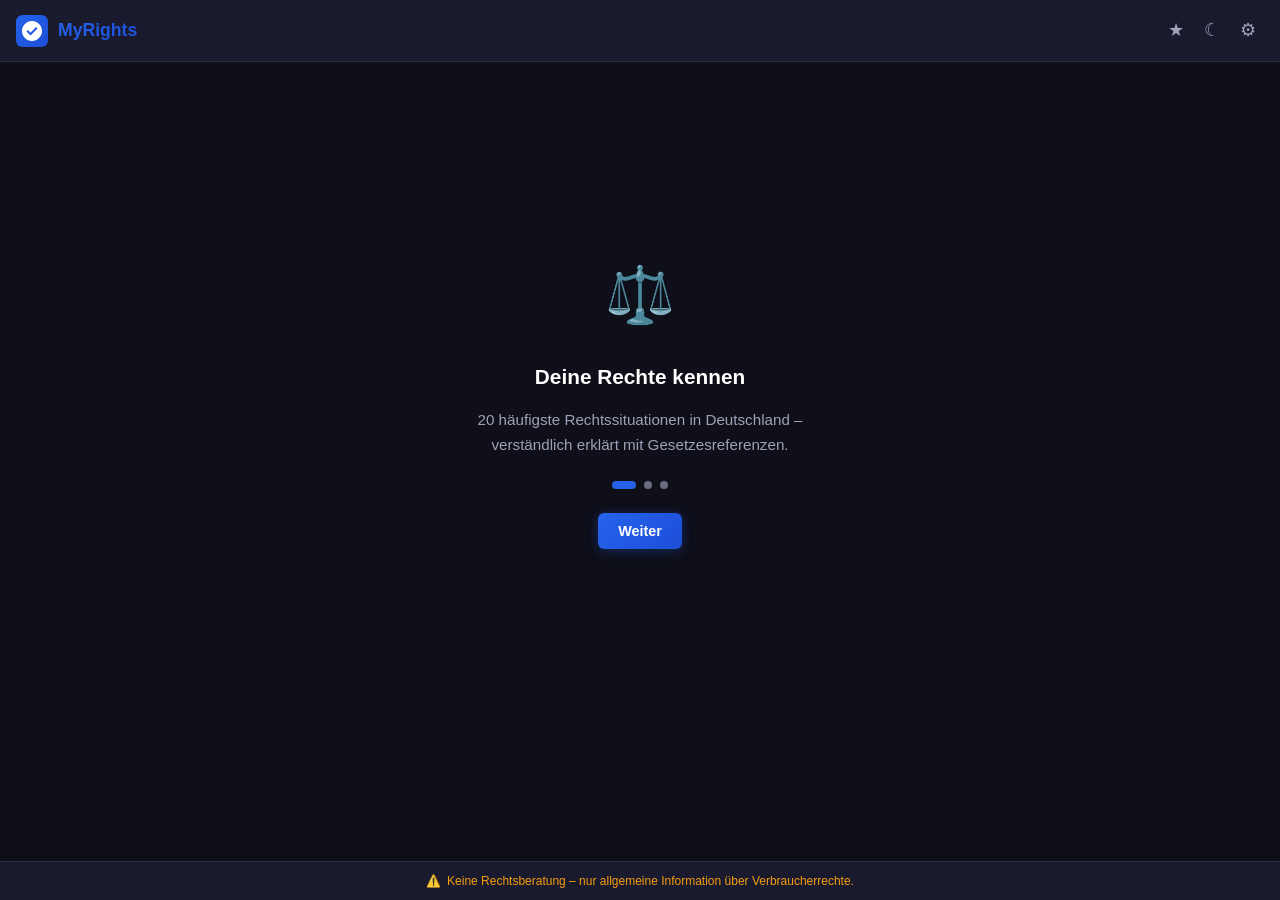
<file: index.html>
<!DOCTYPE html>
<html lang="de" data-theme="dark">
<head>
  <meta charset="UTF-8">
  <meta name="viewport" content="width=device-width, initial-scale=1.0, viewport-fit=cover">
  <meta name="description" content="Verbraucherrechte in Deutschland: 20 häufigste Situationen, Musterbriefe & Schritt-für-Schritt-Anleitungen – offline verfügbar.">
  <meta name="theme-color" content="#2563EB">
  <meta name="apple-mobile-web-app-capable" content="yes">
  <meta name="apple-mobile-web-app-status-bar-style" content="black-translucent">
  <title>MyRights – Deine Rechte, sofort</title>
  <link rel="icon" href="img/favicon.svg" type="image/svg+xml">
  <link rel="apple-touch-icon" href="img/icon-192.svg">
  <link rel="manifest" href="manifest.json">
  <link rel="stylesheet" href="css/style.css">
</head>
<body>

  <!-- Header -->
  <header class="header">
    <div class="header-logo" onclick="App.goHome()">
      <img src="img/favicon.svg" alt="MyRights">
      <span>MyRights</span>
    </div>
    <div class="header-actions">
      <button class="icon-btn" id="favNavBtn" onclick="App.showFavorites()" title="Favoriten" aria-label="Favoriten">&#9733;</button>
      <button class="icon-btn" id="themeBtn" onclick="App.cycleTheme()" title="Theme" aria-label="Theme wechseln">&#9790;</button>
      <button class="icon-btn" id="settingsBtn" onclick="App.openSettings()" title="Einstellungen" aria-label="Einstellungen">&#9881;</button>
    </div>
  </header>

  <!-- Main Content -->
  <main class="main" id="mainContent">

    <!-- Onboarding -->
    <section class="onboarding" id="onboarding">
      <div class="onboarding-step active" data-step="0">
        <div class="onboarding-emoji">&#9878;&#65039;</div>
        <div class="onboarding-title" data-i18n="onboardingTitle1">Deine Rechte kennen</div>
        <div class="onboarding-text" data-i18n="onboardingText1">20 häufigste Rechtssituationen in Deutschland – verständlich erklärt mit Gesetzesreferenzen.</div>
      </div>
      <div class="onboarding-step" data-step="1">
        <div class="onboarding-emoji">&#128221;</div>
        <div class="onboarding-title" data-i18n="onboardingTitle2">Musterbriefe kopieren</div>
        <div class="onboarding-text" data-i18n="onboardingText2">Fertige Vorlagen für deine Situation – mit einem Klick kopieren und anpassen.</div>
      </div>
      <div class="onboarding-step" data-step="2">
        <div class="onboarding-emoji">&#128247;</div>
        <div class="onboarding-title" data-i18n="onboardingTitle3">Offline verfügbar</div>
        <div class="onboarding-text" data-i18n="onboardingText3">Alle Informationen sind offline gespeichert – auch ohne Internet immer griffbereit.</div>
      </div>
      <div class="onboarding-dots">
        <div class="onboarding-dot active" data-dot="0"></div>
        <div class="onboarding-dot" data-dot="1"></div>
        <div class="onboarding-dot" data-dot="2"></div>
      </div>
      <button class="btn btn-primary" id="onboardingNext" onclick="App.nextOnboarding()" data-i18n="onboardingNext">Weiter</button>
    </section>

    <!-- App Content -->
    <div id="appContent" class="hidden">

      <!-- Home View -->
      <section id="homeView">
        <div class="search-container">
          <span class="search-icon">&#128269;</span>
          <input type="text" class="search-input" id="searchInput" data-i18n-placeholder="searchPlaceholder" placeholder="Suche z.B. Flug verspätet, Kaution..." oninput="App.onSearch(this.value)">
          <button class="search-clear" id="searchClear" onclick="App.clearSearch()">&#10005;</button>
        </div>

        <!-- Search Results -->
        <div id="searchResults" class="hidden">
          <div class="back-row">
            <h2 class="section-title" data-i18n="searchResults">Suchergebnisse</h2>
          </div>
          <div class="rights-list" id="searchResultsList"></div>
        </div>

        <!-- Categories -->
        <div id="categoriesSection">
          <h2 class="section-title" data-i18n="categoriesTitle">Kategorien</h2>
          <div class="categories-grid" id="categoriesGrid"></div>
        </div>

        <!-- Recent / Popular -->
        <div id="popularSection">
          <h2 class="section-title" data-i18n="popularTitle">Häufig gesucht</h2>
          <div class="rights-list" id="popularList"></div>
        </div>
      </section>

      <!-- Category View -->
      <section id="categoryView" class="hidden">
        <div class="back-row">
          <button class="back-btn" onclick="App.goHome()">&#8592; <span data-i18n="back">Zurück</span></button>
          <h2 class="back-title" id="categoryTitle"></h2>
        </div>
        <div class="rights-list" id="categoryRightsList"></div>
      </section>

      <!-- Detail View -->
      <section id="detailView" class="hidden detail-view">
        <div class="back-row">
          <button class="back-btn" id="detailBackBtn" onclick="App.goBackFromDetail()">&#8592; <span data-i18n="back">Zurück</span></button>
        </div>

        <div class="detail-header">
          <div class="detail-emoji" id="detailEmoji"></div>
          <div>
            <div class="detail-title" id="detailTitle"></div>
            <div class="detail-category" id="detailCategory"></div>
          </div>
        </div>

        <div class="detail-actions">
          <button class="btn btn-secondary" id="detailFavBtn" onclick="App.toggleFavorite()">
            <span id="detailFavIcon">&#9734;</span> <span id="detailFavText" data-i18n="addFavorite">Merken</span>
          </button>
          <button class="btn btn-secondary" onclick="App.shareRight()">
            &#8599; <span data-i18n="share">Teilen</span>
          </button>
        </div>

        <!-- Situation -->
        <div class="detail-section">
          <div class="detail-section-title">&#128161; <span data-i18n="situation">Deine Situation</span></div>
          <div class="detail-situation" id="detailSituation"></div>
        </div>

        <!-- Your Rights -->
        <div class="detail-section">
          <div class="detail-section-title">&#9878;&#65039; <span data-i18n="yourRights">Deine Rechte</span></div>
          <div class="detail-rights" id="detailRights"></div>
        </div>

        <!-- Steps -->
        <div class="detail-section">
          <div class="detail-section-title">&#128099; <span data-i18n="steps">Schritt für Schritt</span></div>
          <div class="detail-steps" id="detailSteps"></div>
        </div>

        <!-- Deadline -->
        <div class="detail-section" id="detailDeadlineSection">
          <div class="info-box deadline">
            <div class="info-box-icon">&#9200;</div>
            <div class="info-box-content">
              <div class="info-box-label" data-i18n="deadline">Frist</div>
              <div class="info-box-text" id="detailDeadline"></div>
            </div>
          </div>
        </div>

        <!-- Compensation -->
        <div class="detail-section" id="detailCompSection">
          <div class="info-box compensation">
            <div class="info-box-icon">&#128176;</div>
            <div class="info-box-content">
              <div class="info-box-label" data-i18n="compensation">Entschädigung</div>
              <div class="info-box-text" id="detailComp"></div>
            </div>
          </div>
        </div>

        <!-- Law References -->
        <div class="detail-section">
          <div class="detail-section-title">&#128214; <span data-i18n="lawReferences">Gesetzesgrundlagen</span></div>
          <div class="law-tags" id="detailLaws"></div>
        </div>

        <!-- Template Button -->
        <div class="detail-section">
          <button class="template-btn" id="detailTemplateBtn" onclick="App.openTemplate()">
            &#128196; <span data-i18n="openTemplate">Musterbrief öffnen</span>
          </button>
        </div>
      </section>

      <!-- Favorites View -->
      <section id="favoritesView" class="hidden">
        <div class="back-row">
          <button class="back-btn" onclick="App.goHome()">&#8592; <span data-i18n="back">Zurück</span></button>
          <h2 class="back-title" data-i18n="favorites">Favoriten</h2>
        </div>
        <div id="favoritesContent"></div>
      </section>
    </div>
  </main>

  <!-- Template Modal -->
  <div class="modal-overlay" id="templateModal">
    <div class="modal">
      <div class="modal-header">
        <div class="modal-title" data-i18n="templateTitle">Musterbrief</div>
        <button class="modal-close" onclick="App.closeTemplate()">&#10005;</button>
      </div>
      <div class="template-content" id="templateContent"></div>
      <button class="btn btn-copy btn-block" id="copyBtn" onclick="App.copyTemplate()">
        &#128203; <span data-i18n="copyTemplate">Brief kopieren</span>
      </button>
      <div class="template-hint" data-i18n="templateHint">Ersetze die [PLATZHALTER] mit deinen Daten.</div>
    </div>
  </div>

  <!-- Settings Modal -->
  <div class="modal-overlay" id="settingsModal">
    <div class="modal">
      <div class="modal-header">
        <div class="modal-title" data-i18n="settings">Einstellungen</div>
        <button class="modal-close" onclick="App.closeSettings()">&#10005;</button>
      </div>

      <div class="settings-group">
        <div class="settings-label" data-i18n="language">Sprache</div>
        <div class="settings-options" id="langOptions"></div>
      </div>

      <div class="settings-group">
        <div class="settings-label" data-i18n="theme">Design</div>
        <div class="settings-options" id="themeOptions"></div>
      </div>

      <div class="settings-group">
        <div class="settings-label" data-i18n="info">Information</div>
        <div style="display: flex; flex-direction: column; gap: 8px;">
          <a href="privacy-policy.html" class="btn btn-secondary btn-block" data-i18n="privacyPolicy">Datenschutzerklärung</a>
          <div style="text-align:center; font-size: 0.8rem; color: var(--text-muted); margin-top: 8px;">
            MyRights v1.0.0<br>
            <span data-i18n="disclaimer">Keine Rechtsberatung – nur allgemeine Information.</span>
          </div>
        </div>
      </div>
    </div>
  </div>

  <!-- Toast -->
  <div class="toast" id="toast"></div>

  <!-- Disclaimer Banner -->
  <div class="disclaimer-banner">
    <span>&#9888;&#65039;</span>
    <span data-i18n="disclaimerBanner">Keine Rechtsberatung – nur allgemeine Information über Verbraucherrechte.</span>
  </div>

  <!-- Scripts -->
  <script src="js/i18n.js"></script>
  <script src="js/categories.js"></script>
  <script src="js/rights-data.js"></script>
  <script src="js/app.js"></script>
</body>
</html>
</file>
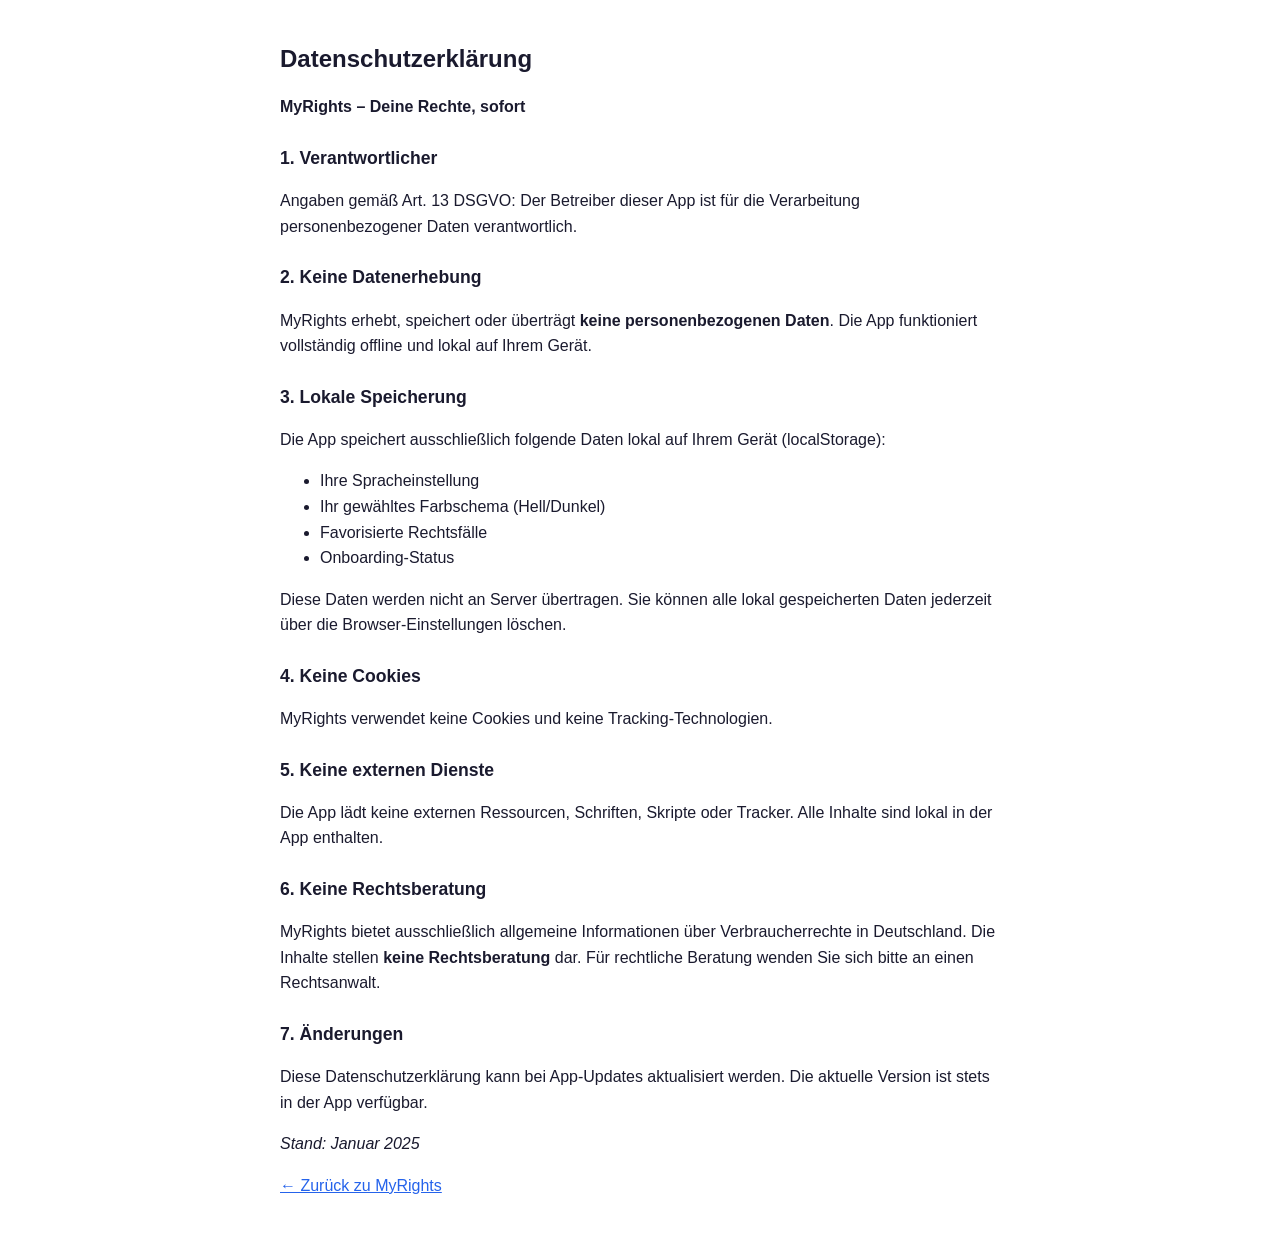
<file: privacy-policy.html>
<!DOCTYPE html>
<html lang="de">
<head>
  <meta charset="UTF-8">
  <meta name="viewport" content="width=device-width, initial-scale=1.0">
  <title>Datenschutzerklärung – MyRights</title>
  <style>
    body { font-family: 'Inter', -apple-system, BlinkMacSystemFont, 'Segoe UI', sans-serif; max-width: 720px; margin: 0 auto; padding: 24px; line-height: 1.6; color: #1a1a2e; }
    h1 { font-size: 1.5rem; margin-bottom: 0.5rem; }
    h2 { font-size: 1.1rem; margin-top: 1.5rem; }
    a { color: #2563EB; }
  </style>
</head>
<body>
  <h1>Datenschutzerklärung</h1>
  <p><strong>MyRights – Deine Rechte, sofort</strong></p>

  <h2>1. Verantwortlicher</h2>
  <p>Angaben gemäß Art. 13 DSGVO: Der Betreiber dieser App ist für die Verarbeitung personenbezogener Daten verantwortlich.</p>

  <h2>2. Keine Datenerhebung</h2>
  <p>MyRights erhebt, speichert oder überträgt <strong>keine personenbezogenen Daten</strong>. Die App funktioniert vollständig offline und lokal auf Ihrem Gerät.</p>

  <h2>3. Lokale Speicherung</h2>
  <p>Die App speichert ausschließlich folgende Daten lokal auf Ihrem Gerät (localStorage):</p>
  <ul>
    <li>Ihre Spracheinstellung</li>
    <li>Ihr gewähltes Farbschema (Hell/Dunkel)</li>
    <li>Favorisierte Rechtsfälle</li>
    <li>Onboarding-Status</li>
  </ul>
  <p>Diese Daten werden nicht an Server übertragen. Sie können alle lokal gespeicherten Daten jederzeit über die Browser-Einstellungen löschen.</p>

  <h2>4. Keine Cookies</h2>
  <p>MyRights verwendet keine Cookies und keine Tracking-Technologien.</p>

  <h2>5. Keine externen Dienste</h2>
  <p>Die App lädt keine externen Ressourcen, Schriften, Skripte oder Tracker. Alle Inhalte sind lokal in der App enthalten.</p>

  <h2>6. Keine Rechtsberatung</h2>
  <p>MyRights bietet ausschließlich allgemeine Informationen über Verbraucherrechte in Deutschland. Die Inhalte stellen <strong>keine Rechtsberatung</strong> dar. Für rechtliche Beratung wenden Sie sich bitte an einen Rechtsanwalt.</p>

  <h2>7. Änderungen</h2>
  <p>Diese Datenschutzerklärung kann bei App-Updates aktualisiert werden. Die aktuelle Version ist stets in der App verfügbar.</p>

  <p><em>Stand: Januar 2025</em></p>
  <p><a href="index.html">&larr; Zurück zu MyRights</a></p>
</body>
</html>
</file>
<file: css/style.css>
/* === MyRights Design System === */

:root {
  --bg-primary: #0f0f1a;
  --bg-secondary: #1a1a2e;
  --bg-card: #16213e;
  --bg-input: #1a1a2e;
  --text-primary: #ffffff;
  --text-secondary: #a0a0b8;
  --text-muted: #6b6b80;
  --accent: #2563EB;
  --accent-light: #3b82f6;
  --accent-gradient: linear-gradient(135deg, #2563EB, #1d4ed8);
  --accent-glow: rgba(37, 99, 235, 0.3);
  --danger: #ef4444;
  --success: #22c55e;
  --warning: #f59e0b;
  --border: rgba(255, 255, 255, 0.08);
  --border-light: rgba(255, 255, 255, 0.12);
  --radius-xs: 6px;
  --radius-sm: 10px;
  --radius: 16px;
  --radius-lg: 20px;
  --shadow: 0 4px 24px rgba(0, 0, 0, 0.3);
  --shadow-sm: 0 2px 8px rgba(0, 0, 0, 0.2);
  --transition: 0.2s ease;
}

[data-theme="light"] {
  --bg-primary: #f5f5fa;
  --bg-secondary: #ffffff;
  --bg-card: #ffffff;
  --bg-input: #f0f0f5;
  --text-primary: #1a1a2e;
  --text-secondary: #555568;
  --text-muted: #8888a0;
  --border: rgba(0, 0, 0, 0.08);
  --border-light: rgba(0, 0, 0, 0.12);
  --shadow: 0 4px 24px rgba(0, 0, 0, 0.08);
  --shadow-sm: 0 2px 8px rgba(0, 0, 0, 0.06);
  --accent-glow: rgba(37, 99, 235, 0.15);
}

/* === Reset & Base === */
*, *::before, *::after {
  box-sizing: border-box;
  margin: 0;
  padding: 0;
}

html {
  font-size: 16px;
  -webkit-text-size-adjust: 100%;
}

body {
  font-family: 'Inter', -apple-system, BlinkMacSystemFont, 'Segoe UI', Roboto, sans-serif;
  background: var(--bg-primary);
  color: var(--text-primary);
  line-height: 1.5;
  min-height: 100vh;
  overflow-x: hidden;
  transition: background var(--transition), color var(--transition);
}

a { color: var(--accent); text-decoration: none; }
a:hover { text-decoration: underline; }

/* === Scrollbar === */
::-webkit-scrollbar { width: 6px; }
::-webkit-scrollbar-track { background: transparent; }
::-webkit-scrollbar-thumb { background: var(--text-muted); border-radius: 3px; }

/* === Header === */
.header {
  position: sticky;
  top: 0;
  z-index: 100;
  background: var(--bg-secondary);
  border-bottom: 1px solid var(--border);
  padding: 12px 16px;
  display: flex;
  align-items: center;
  justify-content: space-between;
  backdrop-filter: blur(12px);
}

.header-logo {
  display: flex;
  align-items: center;
  gap: 10px;
  cursor: pointer;
}

.header-logo img {
  width: 32px;
  height: 32px;
  border-radius: var(--radius-xs);
}

.header-logo span {
  font-size: 1.1rem;
  font-weight: 700;
  background: var(--accent-gradient);
  -webkit-background-clip: text;
  -webkit-text-fill-color: transparent;
  background-clip: text;
}

.header-actions {
  display: flex;
  align-items: center;
  gap: 4px;
}

/* === Icon Buttons === */
.icon-btn {
  background: none;
  border: none;
  color: var(--text-secondary);
  cursor: pointer;
  padding: 8px;
  border-radius: var(--radius-xs);
  font-size: 1.1rem;
  transition: all var(--transition);
  display: flex;
  align-items: center;
  justify-content: center;
}

.icon-btn:hover {
  background: var(--border);
  color: var(--text-primary);
}

.icon-btn.active {
  color: var(--accent);
}

/* === Buttons === */
.btn {
  display: inline-flex;
  align-items: center;
  justify-content: center;
  gap: 8px;
  padding: 10px 20px;
  border: none;
  border-radius: var(--radius-xs);
  font-family: inherit;
  font-size: 0.9rem;
  font-weight: 600;
  cursor: pointer;
  transition: all var(--transition);
  text-decoration: none;
}

.btn-primary {
  background: var(--accent-gradient);
  color: #fff;
  box-shadow: 0 2px 12px var(--accent-glow);
}

.btn-primary:hover {
  transform: translateY(-1px);
  box-shadow: 0 4px 20px var(--accent-glow);
}

.btn-secondary {
  background: var(--bg-input);
  color: var(--text-primary);
  border: 1px solid var(--border);
}

.btn-secondary:hover {
  border-color: var(--accent);
}

.btn-ghost {
  background: transparent;
  color: var(--accent);
  padding: 8px 12px;
}

.btn-ghost:hover {
  background: var(--accent-glow);
}

.btn-block {
  width: 100%;
}

.btn-copy {
  background: var(--accent-gradient);
  color: #fff;
  padding: 12px 24px;
  font-size: 1rem;
  border-radius: var(--radius-sm);
}

.btn-copy:hover {
  transform: translateY(-1px);
}

.btn-copy.copied {
  background: var(--success);
}

/* === Main Content === */
.main {
  max-width: 800px;
  margin: 0 auto;
  padding: 16px;
  padding-bottom: 80px;
}

/* === Onboarding === */
.onboarding {
  display: flex;
  flex-direction: column;
  align-items: center;
  justify-content: center;
  min-height: 70vh;
  text-align: center;
  padding: 24px;
}

.onboarding-step {
  display: none;
  flex-direction: column;
  align-items: center;
  gap: 16px;
  max-width: 400px;
  animation: fadeIn 0.3s ease;
}

.onboarding-step.active {
  display: flex;
}

.onboarding-emoji {
  font-size: 3.5rem;
  margin-bottom: 8px;
}

.onboarding-title {
  font-size: 1.3rem;
  font-weight: 700;
}

.onboarding-text {
  color: var(--text-secondary);
  font-size: 0.95rem;
  line-height: 1.6;
}

.onboarding-dots {
  display: flex;
  gap: 8px;
  margin: 24px 0;
}

.onboarding-dot {
  width: 8px;
  height: 8px;
  border-radius: 50%;
  background: var(--text-muted);
  transition: all var(--transition);
}

.onboarding-dot.active {
  background: var(--accent);
  width: 24px;
  border-radius: 4px;
}

/* === Search === */
.search-container {
  position: relative;
  margin-bottom: 20px;
}

.search-input {
  width: 100%;
  padding: 14px 16px 14px 44px;
  background: var(--bg-card);
  border: 1px solid var(--border);
  border-radius: var(--radius-sm);
  color: var(--text-primary);
  font-family: inherit;
  font-size: 0.95rem;
  transition: all var(--transition);
  outline: none;
}

.search-input:focus {
  border-color: var(--accent);
  box-shadow: 0 0 0 3px var(--accent-glow);
}

.search-input::placeholder {
  color: var(--text-muted);
}

.search-icon {
  position: absolute;
  left: 14px;
  top: 50%;
  transform: translateY(-50%);
  color: var(--text-muted);
  font-size: 1.1rem;
  pointer-events: none;
}

.search-clear {
  position: absolute;
  right: 8px;
  top: 50%;
  transform: translateY(-50%);
  background: none;
  border: none;
  color: var(--text-muted);
  cursor: pointer;
  padding: 6px;
  font-size: 1rem;
  display: none;
}

.search-clear.visible {
  display: block;
}

/* === Categories Grid === */
.section-title {
  font-size: 1rem;
  font-weight: 600;
  color: var(--text-secondary);
  margin-bottom: 12px;
  text-transform: uppercase;
  letter-spacing: 0.05em;
}

.categories-grid {
  display: grid;
  grid-template-columns: repeat(2, 1fr);
  gap: 12px;
  margin-bottom: 24px;
}

.category-card {
  background: var(--bg-card);
  border: 1px solid var(--border);
  border-radius: var(--radius-sm);
  padding: 20px 16px;
  text-align: center;
  cursor: pointer;
  transition: all var(--transition);
  display: flex;
  flex-direction: column;
  align-items: center;
  gap: 8px;
}

.category-card:hover {
  border-color: var(--accent);
  transform: translateY(-2px);
  box-shadow: var(--shadow);
}

.category-card:active {
  transform: translateY(0);
}

.category-emoji {
  font-size: 2rem;
}

.category-name {
  font-size: 0.85rem;
  font-weight: 600;
  color: var(--text-primary);
}

.category-count {
  font-size: 0.75rem;
  color: var(--text-muted);
}

/* === Rights List === */
.rights-list {
  display: flex;
  flex-direction: column;
  gap: 10px;
}

.right-card {
  background: var(--bg-card);
  border: 1px solid var(--border);
  border-radius: var(--radius-sm);
  padding: 16px;
  cursor: pointer;
  transition: all var(--transition);
  display: flex;
  align-items: flex-start;
  gap: 12px;
}

.right-card:hover {
  border-color: var(--accent);
  box-shadow: var(--shadow-sm);
}

.right-card-icon {
  font-size: 1.5rem;
  flex-shrink: 0;
  margin-top: 2px;
}

.right-card-content {
  flex: 1;
  min-width: 0;
}

.right-card-title {
  font-size: 0.95rem;
  font-weight: 600;
  margin-bottom: 4px;
}

.right-card-summary {
  font-size: 0.8rem;
  color: var(--text-secondary);
  line-height: 1.4;
  display: -webkit-box;
  -webkit-line-clamp: 2;
  -webkit-box-orient: vertical;
  overflow: hidden;
}

.right-card-fav {
  flex-shrink: 0;
  background: none;
  border: none;
  color: var(--text-muted);
  cursor: pointer;
  font-size: 1.2rem;
  padding: 4px;
  transition: all var(--transition);
}

.right-card-fav:hover,
.right-card-fav.active {
  color: var(--warning);
}

/* === Back Button === */
.back-row {
  display: flex;
  align-items: center;
  gap: 8px;
  margin-bottom: 16px;
}

.back-btn {
  background: none;
  border: none;
  color: var(--accent);
  cursor: pointer;
  font-size: 0.9rem;
  font-weight: 600;
  font-family: inherit;
  padding: 6px 10px;
  border-radius: var(--radius-xs);
  display: flex;
  align-items: center;
  gap: 6px;
  transition: all var(--transition);
}

.back-btn:hover {
  background: var(--accent-glow);
}

.back-title {
  font-size: 1.1rem;
  font-weight: 700;
}

/* === Detail View === */
.detail-view {
  animation: fadeIn 0.25s ease;
}

.detail-header {
  display: flex;
  align-items: flex-start;
  gap: 12px;
  margin-bottom: 20px;
}

.detail-emoji {
  font-size: 2.5rem;
  flex-shrink: 0;
}

.detail-title {
  font-size: 1.2rem;
  font-weight: 700;
  margin-bottom: 4px;
}

.detail-category {
  font-size: 0.8rem;
  color: var(--text-muted);
}

.detail-actions {
  display: flex;
  gap: 8px;
  margin-bottom: 20px;
}

.detail-section {
  margin-bottom: 20px;
}

.detail-section-title {
  font-size: 0.85rem;
  font-weight: 600;
  color: var(--accent);
  text-transform: uppercase;
  letter-spacing: 0.05em;
  margin-bottom: 10px;
  display: flex;
  align-items: center;
  gap: 6px;
}

.detail-situation {
  background: var(--bg-card);
  border: 1px solid var(--border);
  border-radius: var(--radius-sm);
  padding: 16px;
  color: var(--text-secondary);
  line-height: 1.6;
  font-size: 0.9rem;
}

/* === Rights List in Detail === */
.detail-rights {
  display: flex;
  flex-direction: column;
  gap: 10px;
}

.detail-right-item {
  background: var(--bg-card);
  border: 1px solid var(--border);
  border-radius: var(--radius-sm);
  padding: 14px;
}

.detail-right-text {
  font-size: 0.9rem;
  line-height: 1.5;
  margin-bottom: 6px;
}

.detail-right-law {
  font-size: 0.75rem;
  color: var(--accent-light);
  font-weight: 500;
}

/* === Steps === */
.detail-steps {
  counter-reset: step;
  display: flex;
  flex-direction: column;
  gap: 12px;
}

.detail-step {
  display: flex;
  gap: 12px;
  align-items: flex-start;
}

.detail-step-num {
  flex-shrink: 0;
  width: 28px;
  height: 28px;
  border-radius: 50%;
  background: var(--accent-gradient);
  color: #fff;
  font-size: 0.8rem;
  font-weight: 700;
  display: flex;
  align-items: center;
  justify-content: center;
}

.detail-step-text {
  font-size: 0.9rem;
  color: var(--text-secondary);
  line-height: 1.5;
  padding-top: 3px;
}

/* === Info Boxes === */
.info-box {
  background: var(--bg-card);
  border-radius: var(--radius-sm);
  padding: 14px 16px;
  display: flex;
  align-items: flex-start;
  gap: 10px;
  border-left: 3px solid var(--accent);
}

.info-box.deadline {
  border-left-color: var(--danger);
}

.info-box.compensation {
  border-left-color: var(--success);
}

.info-box-icon {
  font-size: 1.2rem;
  flex-shrink: 0;
}

.info-box-content {
  flex: 1;
}

.info-box-label {
  font-size: 0.75rem;
  color: var(--text-muted);
  text-transform: uppercase;
  letter-spacing: 0.05em;
  margin-bottom: 2px;
}

.info-box-text {
  font-size: 0.9rem;
  font-weight: 600;
}

/* === Law References === */
.law-tags {
  display: flex;
  flex-wrap: wrap;
  gap: 6px;
}

.law-tag {
  background: var(--accent-glow);
  color: var(--accent-light);
  font-size: 0.75rem;
  font-weight: 500;
  padding: 4px 10px;
  border-radius: 20px;
  border: 1px solid rgba(37, 99, 235, 0.2);
}

/* === Template Button === */
.template-btn {
  width: 100%;
  background: var(--bg-card);
  border: 1px solid var(--accent);
  border-radius: var(--radius-sm);
  padding: 16px;
  color: var(--accent);
  font-family: inherit;
  font-size: 0.95rem;
  font-weight: 600;
  cursor: pointer;
  display: flex;
  align-items: center;
  justify-content: center;
  gap: 8px;
  transition: all var(--transition);
}

.template-btn:hover {
  background: var(--accent);
  color: #fff;
}

/* === Modal === */
.modal-overlay {
  position: fixed;
  top: 0;
  left: 0;
  right: 0;
  bottom: 0;
  background: rgba(0, 0, 0, 0.6);
  z-index: 200;
  display: flex;
  align-items: flex-end;
  justify-content: center;
  opacity: 0;
  visibility: hidden;
  transition: all 0.25s ease;
}

.modal-overlay.visible {
  opacity: 1;
  visibility: visible;
}

.modal {
  background: var(--bg-secondary);
  border-radius: var(--radius-lg) var(--radius-lg) 0 0;
  width: 100%;
  max-width: 600px;
  max-height: 92vh;
  overflow-y: auto;
  padding: 24px;
  transform: translateY(100%);
  transition: transform 0.3s ease;
}

.modal-overlay.visible .modal {
  transform: translateY(0);
}

.modal-header {
  display: flex;
  align-items: center;
  justify-content: space-between;
  margin-bottom: 16px;
}

.modal-title {
  font-size: 1.1rem;
  font-weight: 700;
}

.modal-close {
  background: none;
  border: none;
  color: var(--text-secondary);
  cursor: pointer;
  font-size: 1.3rem;
  padding: 4px;
}

/* === Template Modal === */
.template-content {
  background: var(--bg-input);
  border: 1px solid var(--border);
  border-radius: var(--radius-sm);
  padding: 16px;
  font-family: 'Courier New', monospace;
  font-size: 0.85rem;
  line-height: 1.7;
  color: var(--text-primary);
  white-space: pre-wrap;
  word-wrap: break-word;
  margin-bottom: 16px;
  max-height: 50vh;
  overflow-y: auto;
}

.template-content .placeholder {
  background: var(--accent-glow);
  color: var(--accent);
  padding: 1px 4px;
  border-radius: 3px;
  font-weight: 600;
}

.template-hint {
  font-size: 0.8rem;
  color: var(--text-muted);
  text-align: center;
  margin-top: 10px;
}

/* === Settings Modal === */
.settings-group {
  margin-bottom: 20px;
}

.settings-label {
  font-size: 0.8rem;
  font-weight: 600;
  color: var(--text-secondary);
  text-transform: uppercase;
  letter-spacing: 0.05em;
  margin-bottom: 8px;
}

.settings-options {
  display: flex;
  gap: 8px;
  flex-wrap: wrap;
}

.settings-option {
  padding: 8px 16px;
  border: 1px solid var(--border);
  border-radius: var(--radius-xs);
  background: var(--bg-input);
  color: var(--text-primary);
  font-family: inherit;
  font-size: 0.85rem;
  cursor: pointer;
  transition: all var(--transition);
}

.settings-option:hover {
  border-color: var(--accent);
}

.settings-option.active {
  background: var(--accent);
  color: #fff;
  border-color: var(--accent);
}

/* === Disclaimer Banner === */
.disclaimer-banner {
  position: fixed;
  bottom: 0;
  left: 0;
  right: 0;
  background: var(--bg-secondary);
  border-top: 1px solid var(--border);
  padding: 10px 16px;
  text-align: center;
  font-size: 0.75rem;
  color: var(--text-muted);
  z-index: 90;
  display: flex;
  align-items: center;
  justify-content: center;
  gap: 6px;
}

.disclaimer-banner span {
  color: var(--warning);
}

/* === Toast === */
.toast {
  position: fixed;
  bottom: 60px;
  left: 50%;
  transform: translateX(-50%) translateY(20px);
  background: var(--bg-card);
  color: var(--text-primary);
  padding: 12px 24px;
  border-radius: var(--radius-sm);
  font-size: 0.85rem;
  font-weight: 500;
  box-shadow: var(--shadow);
  border: 1px solid var(--border);
  z-index: 300;
  opacity: 0;
  visibility: hidden;
  transition: all 0.3s ease;
}

.toast.visible {
  opacity: 1;
  visibility: visible;
  transform: translateX(-50%) translateY(0);
}

/* === Favorites Section === */
.favorites-empty {
  text-align: center;
  padding: 40px 20px;
  color: var(--text-muted);
}

.favorites-empty-icon {
  font-size: 2.5rem;
  margin-bottom: 12px;
}

.favorites-empty-text {
  font-size: 0.9rem;
}

/* === Footer === */
.footer {
  text-align: center;
  padding: 20px 16px 70px;
  color: var(--text-muted);
  font-size: 0.75rem;
}

.footer a {
  color: var(--text-muted);
}

.footer a:hover {
  color: var(--accent);
}

/* === Utility === */
.hidden {
  display: none !important;
}

/* === Animations === */
@keyframes fadeIn {
  from { opacity: 0; transform: translateY(8px); }
  to { opacity: 1; transform: translateY(0); }
}

/* === Responsive === */
@media (min-width: 480px) {
  .categories-grid {
    grid-template-columns: repeat(3, 1fr);
  }
}

@media (min-width: 640px) {
  .categories-grid {
    grid-template-columns: repeat(4, 1fr);
  }

  .modal {
    border-radius: var(--radius-lg);
    margin: auto;
    max-height: 85vh;
  }

  .modal-overlay {
    align-items: center;
    padding: 24px;
  }

  .modal-overlay.visible .modal {
    transform: translateY(0);
  }
}

@media (min-width: 768px) {
  .main {
    padding: 24px;
    padding-bottom: 80px;
  }

  .detail-actions {
    gap: 12px;
  }
}
</file>
